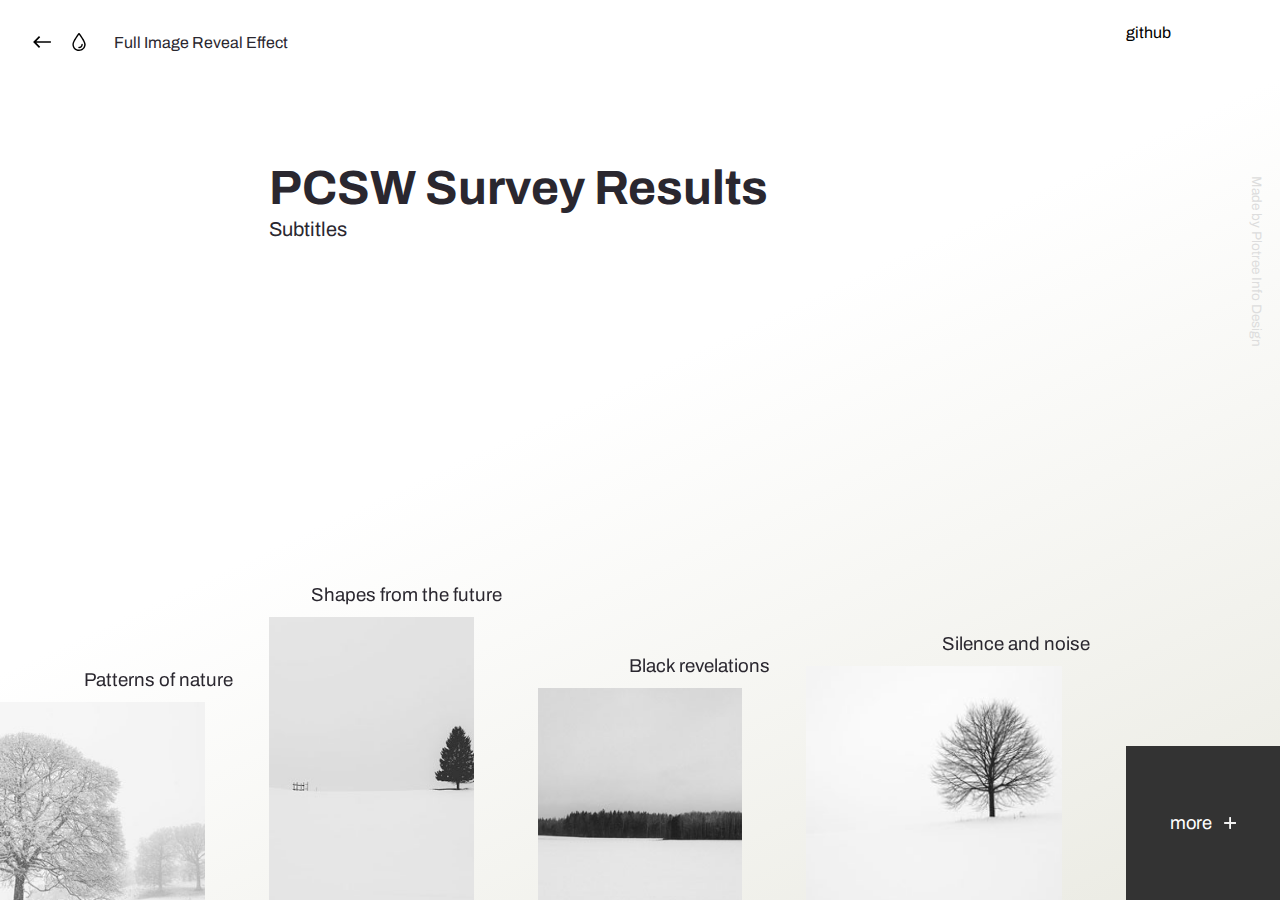
<file: proto/FullImageReveal/index.html>
<!DOCTYPE html>
<html lang="en" class="no-js">
	<head>
		<meta charset="UTF-8" />
		<meta name="viewport" content="width=device-width, initial-scale=1">
		<title>Full Image Reveal Effect | Codrops</title>
		<meta name="description" content="A full image reveal effect with thumbnail sliding." />
		<meta name="keywords" content="reveal, thumbnails, effect, fullscreen images, slide, web design, demo" />
		<meta name="author" content="Codrops" />
		<link rel="shortcut icon" href="favicon.ico">
		<link rel="stylesheet" type="text/css" href="css/base.css" />
		<script>document.documentElement.className="js";var supportsCssVars=function(){var e,t=document.createElement("style");return t.innerHTML="root: { --tmp-var: bold; }",document.head.appendChild(t),e=!!(window.CSS&&window.CSS.supports&&window.CSS.supports("font-weight","var(--tmp-var)")),t.parentNode.removeChild(t),e};supportsCssVars()||alert("Please view this demo in a modern browser that supports CSS Variables.");</script>
	</head>
	<body class="loading">
		<svg class="hidden">
			<symbol id="icon-arrow" viewBox="0 0 24 24">
				<title>arrow</title>
				<polygon points="6.3,12.8 20.9,12.8 20.9,11.2 6.3,11.2 10.2,7.2 9,6 3.1,12 9,18 10.2,16.8 "/>
			</symbol>
			<symbol id="icon-drop" viewBox="0 0 24 24">
				<title>drop</title>
				<path d="M12,21c-3.6,0-6.6-3-6.6-6.6C5.4,11,10.8,4,11.4,3.2C11.6,3.1,11.8,3,12,3s0.4,0.1,0.6,0.3c0.6,0.8,6.1,7.8,6.1,11.2C18.6,18.1,15.6,21,12,21zM12,4.8c-1.8,2.4-5.2,7.4-5.2,9.6c0,2.9,2.3,5.2,5.2,5.2s5.2-2.3,5.2-5.2C17.2,12.2,13.8,7.3,12,4.8z"/><path d="M12,18.2c-0.4,0-0.7-0.3-0.7-0.7s0.3-0.7,0.7-0.7c1.3,0,2.4-1.1,2.4-2.4c0-0.4,0.3-0.7,0.7-0.7c0.4,0,0.7,0.3,0.7,0.7C15.8,16.5,14.1,18.2,12,18.2z"/>
			</symbol>
			<symbol id="icon-plus" viewBox="0 0 25 24">
				<title>plus</title>
				<path d="M13.568 11.216h11.216v1.568H13.568V24H12V12.784H.784v-1.568H12V0h1.568v11.216z"/>
			</symbol>
			<symbol id="icon-arrowdown" viewBox="0 0 12 25">
				<title>arrow down</title>
				<path d="M4.916.3v21.017l-3.563-3.564L.25 18.856 5.7 24.3l5.45-5.444-1.102-1.103-3.564 3.564V.3z"/>
			</symbol>
		</svg>
		<main>
			<div class="message">View on a larger screen to see the effect</div>
			<!-- Grid lines -->
			<!--/grid--deco-->
			<!-- Outer grid (header, title, etc.) -->
			<div class="grid grid--outer">
				<header class="codrops-header">
					<div class="codrops-links">
						<a class="codrops-icon codrops-icon--prev" href="https://tympanus.net/Development/CollapsingLogo/" title="Previous Demo"><svg class="icon icon--arrow"><use xlink:href="#icon-arrow"></use></svg></a>
						<a class="codrops-icon codrops-icon--drop" href="https://tympanus.net/codrops/?p=35087" title="Back to the article"><svg class="icon icon--drop"><use xlink:href="#icon-drop"></use></svg></a>
					</div>
					<h1 class="codrops-header__title">Full Image Reveal Effect</h1>
				</header>
				<div class="title-wrap">
					<h2 class="title">PCSW Survey Results</h2>
					<span class="subtitle">Subtitles</span>
				</div>
				<a href="https://github.com/codrops/FullImageReveal/" class="github">GitHub</a>
				<div class="side">
					<span class="side__content">Made by Plotree Info Design</span>
				</div>
			</div><!--/grid--outer-->
			<!-- Full view container -->
			<div class="fullview">
				<div class="fullview__item" style="background-image: url(img/1.jpg)">
					<span class="fullview__item-number">01</span>
					<div class="fullview__item-titlewrap">
						<h3 class="fullview__item-title">Patterns of nature</h3>
						<p class="fullview__item-description">Lorem ipsum dolor sit amet, consectetur adipisicing elit, sed do eiusmod tempor incididunt ut labore et dolore magna aliqua. Ut enim ad minim veniam, quis nostrud exercitation ullamco laboris.</p>
						<span class="fullview__item-more">more</span>
					</div>
				</div>
				<div class="fullview__item" style="background-image: url(img/2.jpg)">
					<span class="fullview__item-number">02</span>
					<div class="fullview__item-titlewrap">
						<h3 class="fullview__item-title">Shapes from the future</h3>
						<p class="fullview__item-description">Lorem ipsum dolor sit amet, consectetur adipisicing elit, sed do eiusmod tempor incididunt ut labore et dolore magna aliqua. Ut enim ad minim veniam, quis nostrud exercitation ullamco laboris.</p>
						<span class="fullview__item-more">more</span>
					</div>
				</div>
				<div class="fullview__item" style="background-image: url(img/3.jpg)">
					<span class="fullview__item-number">03</span>
					<div class="fullview__item-titlewrap">
						<h3 class="fullview__item-title">Black revelations</h3>
						<p class="fullview__item-description">Lorem ipsum dolor sit amet, consectetur adipisicing elit, sed do eiusmod tempor incididunt ut labore et dolore magna aliqua. Ut enim ad minim veniam, quis nostrud exercitation ullamco laboris.</p>
						<span class="fullview__item-more">more</span>
					</div>
				</div>
				<div class="fullview__item" style="background-image: url(img/4.jpg)">
					<span class="fullview__item-number">04</span>
					<div class="fullview__item-titlewrap">
						<h3 class="fullview__item-title">Silence and noise</h3>
						<p class="fullview__item-description">Lorem ipsum dolor sit amet, consectetur adipisicing elit, sed do eiusmod tempor incididunt ut labore et dolore magna aliqua. Ut enim ad minim veniam, quis nostrud exercitation ullamco laboris.</p>
						<span class="fullview__item-more">more</span>
					</div>
				</div>
				<h3 class="fullview__title">Andrew Jacobsen</h3>
			</div><!--/fullview-->
			<!-- Revealer element -->
			<div class="revealer"></div>
			<!-- Thumbs grid -->
			<div class="grid grid--thumbs">
				<div class="grid__item" data-revealer-color="#8779d2">
					<h3 class="grid__item-title"><span>Patterns of nature</span></h3>
					<div class="grid__item-imgwrap">
						<img class="grid__item-img" src="img/thumb1.jpg" alt="Some image" />
						<div class="grid__item-bg" style="background-image: url(img/thumb1.jpg)"></div>
					</div>
				</div>
				<div class="grid__item" data-revealer-color="#79a5d2">
					<h3 class="grid__item-title"><span>Shapes from the future</span></h3>
					<div class="grid__item-imgwrap">
						<img class="grid__item-img" src="img/thumb2.jpg" alt="Some image" />
						<div class="grid__item-bg" style="background-image: url(img/thumb2.jpg)"></div>
					</div>
				</div>
				<div class="grid__item" data-revealer-color="#79d2bd">
					<h3 class="grid__item-title"><span>Black revelations</span></h3>
					<div class="grid__item-imgwrap">
						<img class="grid__item-img" src="img/thumb3.jpg" alt="Some image" />
						<div class="grid__item-bg" style="background-image: url(img/thumb3.jpg)"></div>
					</div>
				</div>
				<div class="grid__item" data-revealer-color="#d2a279">
					<h3 class="grid__item-title"><span>Silence and noise</span></h3>
					<div class="grid__item-imgwrap">
						<img class="grid__item-img" src="img/thumb4.jpg" alt="Some image" />
						<div class="grid__item-bg" style="background-image: url(img/thumb4.jpg)"></div>
					</div>
				</div>
				<div class="grid__item grid__item--more">
					<button class="grid__toggle">
						<span class="grid__toggle-inner grid__toggle-more">
							<span class="grid__toggle-text">more</span>
							<svg class="grid__toggle-icon grid__toggle-icon--more"><use xlink:href="#icon-plus"></use></svg>
						</span>
						<span class="grid__toggle-inner grid__toggle-back">
							<span class="grid__toggle-text">back</span>
							<svg class="grid__toggle-icon"><use xlink:href="#icon-arrowdown"></use></svg>
						</span>
					</button>
				</div>
			</div><!--/grid--thumbs-->
		</main>
		<script src="js/imagesloaded.pkgd.min.js"></script>
		<script src="js/TweenMax.min.js"></script>
		<script src="js/demo.js"></script>
	</body>
</html>
</file>
<file: proto/FullImageReveal/css/base.css>
@import url('https://fonts.googleapis.com/css?family=Archivo:400,500,700');
article,aside,details,figcaption,figure,footer,header,hgroup,main,nav,section,summary{display:block;}audio,canvas,video{display:inline-block;}audio:not([controls]){display:none;height:0;}[hidden]{display:none;}html{font-family:sans-serif;-ms-text-size-adjust:100%;-webkit-text-size-adjust:100%;}body{margin:0;}a:focus{outline:thin dotted;}a:active,a:hover{outline:0;}h1{font-size:2em;margin:0.67em 0;}abbr[title]{border-bottom:1px dotted;}b,strong{font-weight:bold;}dfn{font-style:italic;}hr{-moz-box-sizing:content-box;box-sizing:content-box;height:0;}mark{background:#ff0;color:#000;}code,kbd,pre,samp{font-family:monospace,serif;font-size:1em;}pre{white-space:pre-wrap;}q{quotes:"\201C" "\201D" "\2018" "\2019";}small{font-size:80%;}sub,sup{font-size:75%;line-height:0;position:relative;vertical-align:baseline;}sup{top:-0.5em;}sub{bottom:-0.25em;}img{border:0;}svg:not(:root){overflow:hidden;}figure{margin:0;}fieldset{border:1px solid #c0c0c0;margin:0 2px;padding:0.35em 0.625em 0.75em;}legend{border:0;padding:0;}button,input,select,textarea{font-family:inherit;font-size:100%;margin:0;}button,input{line-height:normal;}button,select{text-transform:none;}button,html input[type="button"],input[type="reset"],input[type="submit"]{-webkit-appearance:button;cursor:pointer;}button[disabled],html input[disabled]{cursor:default;}input[type="checkbox"],input[type="radio"]{box-sizing:border-box;padding:0;}input[type="search"]{-webkit-appearance:textfield;-moz-box-sizing:content-box;-webkit-box-sizing:content-box;box-sizing:content-box;}input[type="search"]::-webkit-search-cancel-button,input[type="search"]::-webkit-search-decoration{-webkit-appearance:none;}button::-moz-focus-inner,input::-moz-focus-inner{border:0;padding:0;}textarea{overflow:auto;vertical-align:top;}table{border-collapse:collapse;border-spacing:0;}
*,
*::after,
*::before {
	box-sizing: border-box;
}

body {
	--color-text: #2a272f;
	--color-bg: #fff;
	--color-link: #000;
	--color-link-hover: #444;
	--color-revealer: rgb(119, 119, 119);
	--color-side-text: #ddd;
	--color-toggle-bg: #333;
	--color-toggle: #fff;
	--color-title-full: #aaa;
	--color-description-full: #929292;
	--color-lines: #f3f3f3;
	font-family: 'Archivo', serif;
	min-height: 100vh;
	color: #57585c;
	color: var(--color-text);
	background-color: #fff;
	/*background-color: var(--color-bg);
	background-image: linear-gradient(390deg, #ffffff 0%,#ffffff 50%, #f7f9fa 100%)*/
	background: linear-gradient(155deg, #ffffff 0%, #ffffff 45%, #eaeae2 100%);
}

/* Page Loader */
.js .loading::before {
	content: '';
	position: fixed;
	z-index: 100000;
	top: 0;
	left: 0;
	width: 100%;
	height: 100%;
	background: var(--color-bg);
}

.js .loading::after {
	content: '';
	position: fixed;
	z-index: 100000;
	top: 50%;
	left: 50%;
	width: 60px;
	height: 60px;
	margin: -30px 0 0 -30px;
	pointer-events: none;
	border-radius: 50%;
	opacity: 0.4;
	background: var(--color-link);
	animation: loaderAnim 0.7s linear infinite alternate forwards;
}

@keyframes loaderAnim {
	to {
		opacity: 1;
		transform: scale3d(0.5,0.5,1);
	}
}

a {
	text-decoration: none;
	color: var(--color-link);
	outline: none;
}

a:hover,
a:focus {
	color: var(--color-link-hover);
	outline: none;
}

.hidden {
	position: absolute;
	overflow: hidden;
	width: 0;
	height: 0;
	pointer-events: none;
}

.message {
	position: relative;
	z-index: 100;
	padding: 1rem;
	font-size: 0.75rem;
	text-align: center;
	color: var(--color-bg);
	background: var(--color-text);
}

/* Icons */
.icon {
	display: block;
	width: 1.5em;
	height: 1.5em;
	margin: 0 auto;
	fill: currentColor;
}

main {
	position: relative;
}

.grid--thumbs {
	display: none;
}

.grid--outer {
	padding: 1.5rem;
}

.codrops-header {
	position: relative;
	display: flex;
	flex-direction: row;
	align-items: center;
}

.codrops-header__title {
	font-size: 1em;
	font-weight: normal;
	margin: 0;
}

.codrops-links {
	position: relative;
	display: flex;
	justify-content: center;
	margin: 0 1em 0 0;
	text-align: center;
	white-space: nowrap;
}

.codrops-icon {
	display: inline-block;
	margin: 0.15em;
	padding: 0.25em;
}

.github {
	display: inline-block;
	text-transform: lowercase;
	text-align: left;
}

.title-wrap {
	padding: 2rem 0;
}

.side {
	font-size: 0.85rem;
	color: var(--color-side-text);
}

.side__content {
	display: block;
	padding: 0 1rem 0 0;
}

.grid__item-title {
	font-weight: normal;
}

.title {
	margin: 0;
	font-size: 2rem;
	line-height: 1.2;
}

.subtitle {
	font-size: 1.25rem;
	margin: 0;
}

.year {
	font-size: 1.25rem;
	display: block;
}

.year::before {
	content: '―';
	margin-right: 0.5rem;
}

.fullview__item {
	background-size: cover;
	background-position: 50% 50%;
	padding: 80vh 1.5rem 1.5rem;
	margin: 0 0 2rem 0;
}

.fullview__item-titlewrap {
	padding: 1.5rem;
	background: #d0d0d0;
}

.fullview__title {
	display: none;
	color: var(--color-title-full);
	font-weight: normal;
	font-size: 1rem;
}

.fullview__item-number {
	font-size: 1.5rem;
	padding: 1.5rem 1.5rem 0 1.5rem;
	background: #d0d0d0;
	display: block;
}

.fullview__item-number::before {
	content: '―';
	margin-right: 0.5rem;
}

.fullview__item-title {
	font-weight: normal;
	font-size: 1.75rem;
	margin: 0;
}

.fullview__item-description {
	font-size: 0.85rem;
	color: var(--color-description-full);
}

.fullview__item-more {
	font-weight: bold;
}

@media screen and (min-width: 55em) {
	.js main {
		height: 100vh;
		overflow: hidden;
	}
	.message {
		display: none;
	}
	.codrops-header {
		padding: 1.5rem;
	}
	.title {
		font-size: 3.75vw;
	}
	.side {
		display: flex;
	}
	.side__content {
		padding: 1rem;
	}
	.grid {
		position: absolute;
		top: 0;
		left: 0;
		width: 100%;
		height: 100vh;
		display: grid;
		grid-template-columns: 16vw 16vw 16vw 20vw 12vw;
		grid-column-gap: 5vw;
		pointer-events: none;
		overflow: hidden;
	}
	.grid--outer {
		padding: 0;
		grid-template-rows: 10rem auto;
		align-items: start;
	}
	.grid__box:not(:first-child),
	.grid__box:not(:last-child)  {
		border: 1px solid var(--color-lines);
		border-width: 0 1px;
	}
	.grid--thumbs {
		z-index: 100;
	}
	.grid__item {
		pointer-events: auto;
		align-self: end;
		transform: translate3d(0,30px,0);
	}
	.grid__item::after {
		content: '';
		position: absolute;
		width: calc(100% + 2rem);
		height: calc(100% + 3rem);
		bottom: 0;
		left: 0;
	}
	.grid__item:not(.grid__item--more) {
		cursor: pointer;
	}
	.grid__item-imgwrap {
		position: relative;
		overflow: hidden;
	}
	.grid__item-img {
		width: 100%;
	} 
	.grid__item-bg {
		width: 120%;
		height: 120%;
		position: absolute;
		top: -10%;
		left: -10%;
		background-size: cover;
	}
	.codrops-header {
		pointer-events: auto;
		grid-area: 1 / 1 / 1 / 5;
	}
	.title-wrap {
		padding: 0;
		grid-area: 2 / 2 / 2 / 6;
	}
	.github {
		margin: 1.5rem 1.5rem 0 0;
		grid-area: 1 / 5 / 1 / 6;
		pointer-events: auto;
		justify-self: start;
	}
	.side {
		-webkit-writing-mode: vertical-rl;
		writing-mode: vertical-rl;
		grid-area: 2 / 5 / 2 / 6;
	}
	.grid__toggle {
		background: var(--color-toggle-bg);
		color: var(--color-toggle);
		border: 0;
		margin: 0;
		padding: 0;
		cursor: pointer;
		height: calc(12vw + 30px);
		display: flex;
		flex-direction: column;
		align-items: center;
		justify-content: center;
		font-size: 1.15rem;
		position: relative;
		width: 100%;
		pointer-events: auto;
	}
	.grid__toggle:focus {
		outline: none;
	}
	.grid__toggle-inner {
		display: flex;
		align-items: flex-end;
	}
	.grid__toggle-more {
		display: inline-block;
		margin-top: -30px;
	}
	.grid__toggle-back {
		opacity: 0;
		position: absolute;
		height: 50%;
		bottom: 0;
		display: flex;
		align-items: center;
	}
	.grid__toggle-icon {
		width: 0.75rem;
		height: 1.05rem;
		margin: 0.15rem 0 0 0.5rem;
		display: inline-block;
		fill: currentColor;
		stroke-width: 1px;
		stroke: #fff;
	}
	.grid__toggle-icon--more {
		height: 0.75rem;
		stroke-width: 2px;
	}
	.grid__item-title,
	.grid__item-number {
		z-index: 100;
		/*-webkit-writing-mode: vertical-rl;
		writing-mode: vertical-rl;*/
	}
	.grid__item-title span,
	.grid__item-number span {
		display: block;
	}
	.grid__item-title {
		position: absolute;
		top: -2rem;
		right: -1.75rem;
		white-space: nowrap;
		margin: 0;
	}
	.grid__item-number {
		top: -2rem;
		right: 0;
		line-height: 1;
		position: absolute;
		font-size: 1.5rem;
	}
	.fullview {
		position: absolute;
		top: 0;
		left: 0;
		width: 100%;
		height: 100vh;
		pointer-events: none;
	}
	.fullview__title {
		display: block;
		position: absolute;
		margin: 2rem;
		line-height: 1;
		bottom: 0;
		top: auto;
		left: 0;
		-webkit-writing-mode: vertical-rl;
		writing-mode: vertical-rl;
		transform: scale(-1);
	}
	.fullview__item {
		display: grid;
		position: absolute;
		top: 0;
		left: 0;
		width: 100%;
		height: 100vh;
		display: grid;
		grid-template-columns: 50% 50%;
		padding: 2rem;
		margin: 0;
	}
	.fullview__item-number {
		align-self: start;
		background: none;
		padding: 0;
	}
	.fullview__item-titlewrap {
		align-self: end;
		text-align: right;
		background: none;
		padding: 0;
	}
	.fullview__item-title {
		font-size: 2.25rem;
	}
	.fullview__item-description {
		max-width: 360px;
		margin-left: auto;
	}
	.fullview,
	.fullview__item {
		opacity: 0;
	}
	.revealer {
		position: absolute;
		top: 100vh;
		left: 0;
		width: 100%;
		height: 100vh;
		background: var(--color-revealer);
	}
}
</file>
